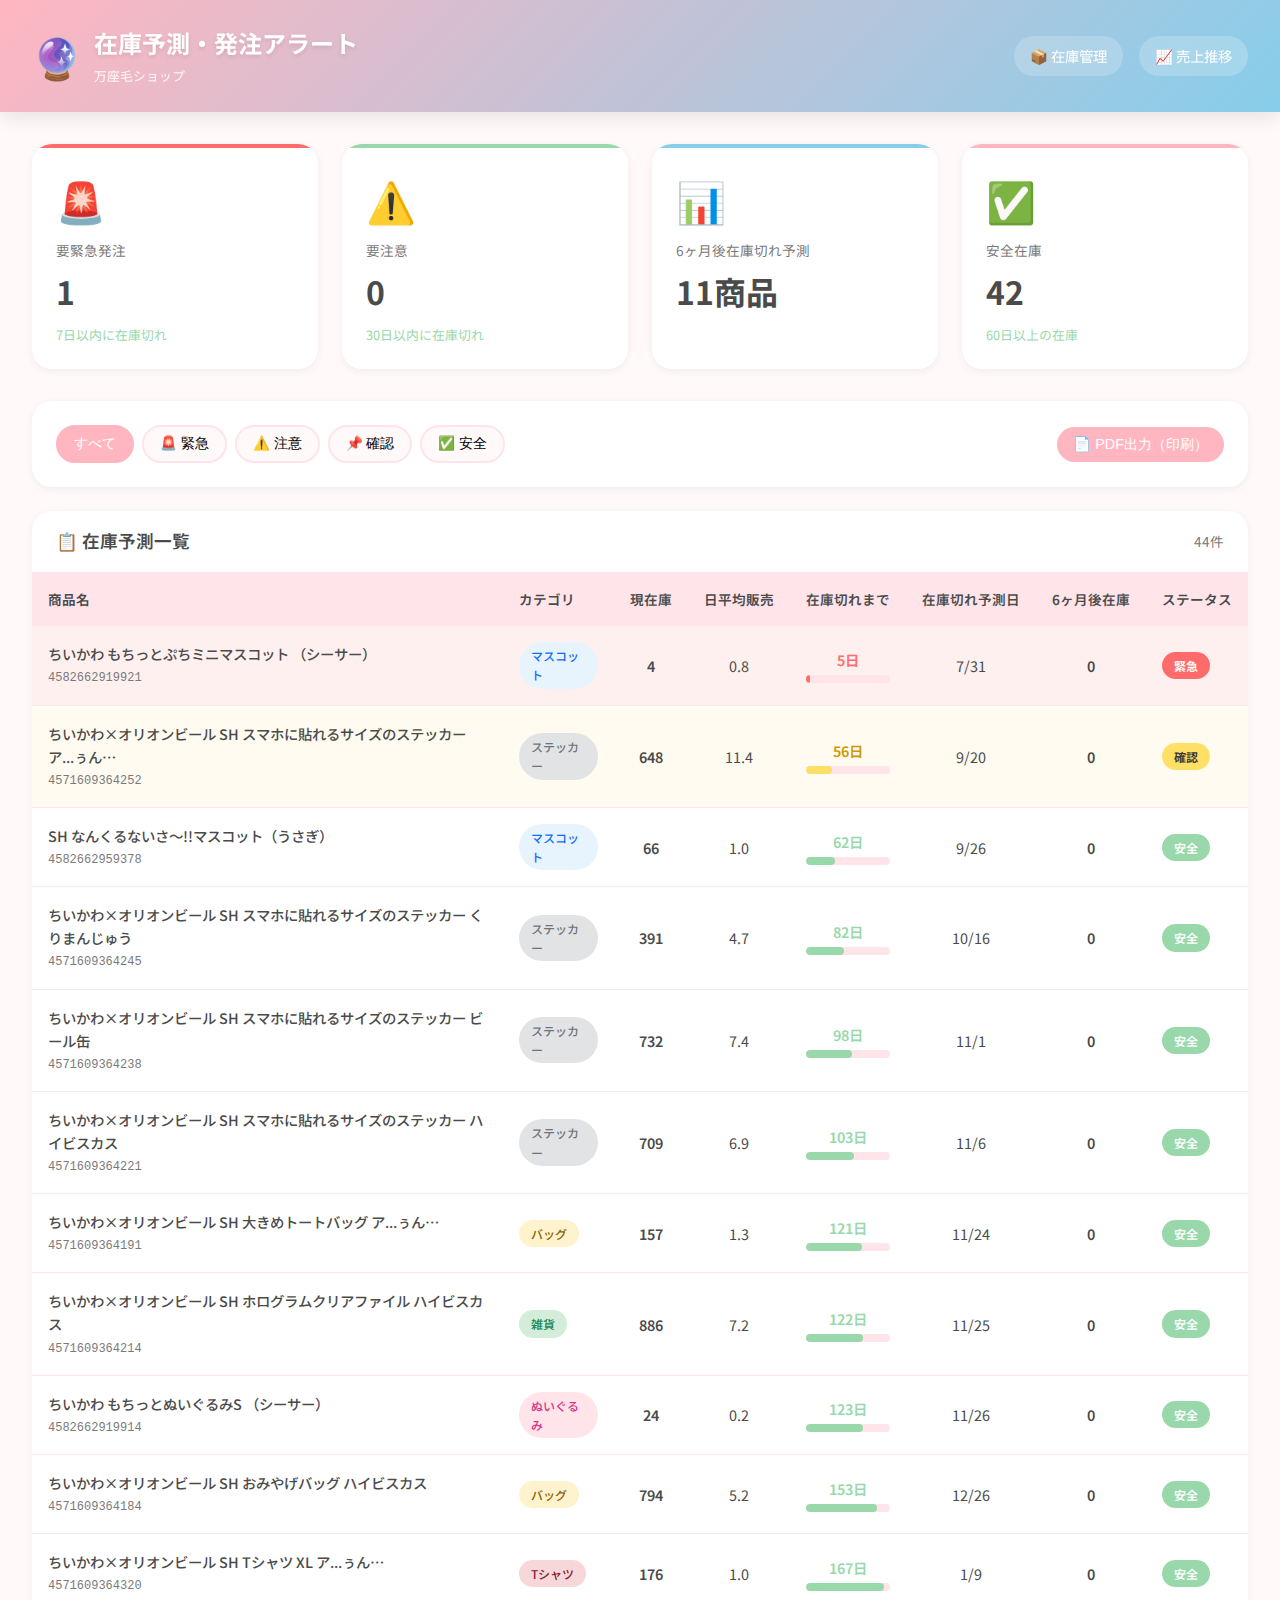
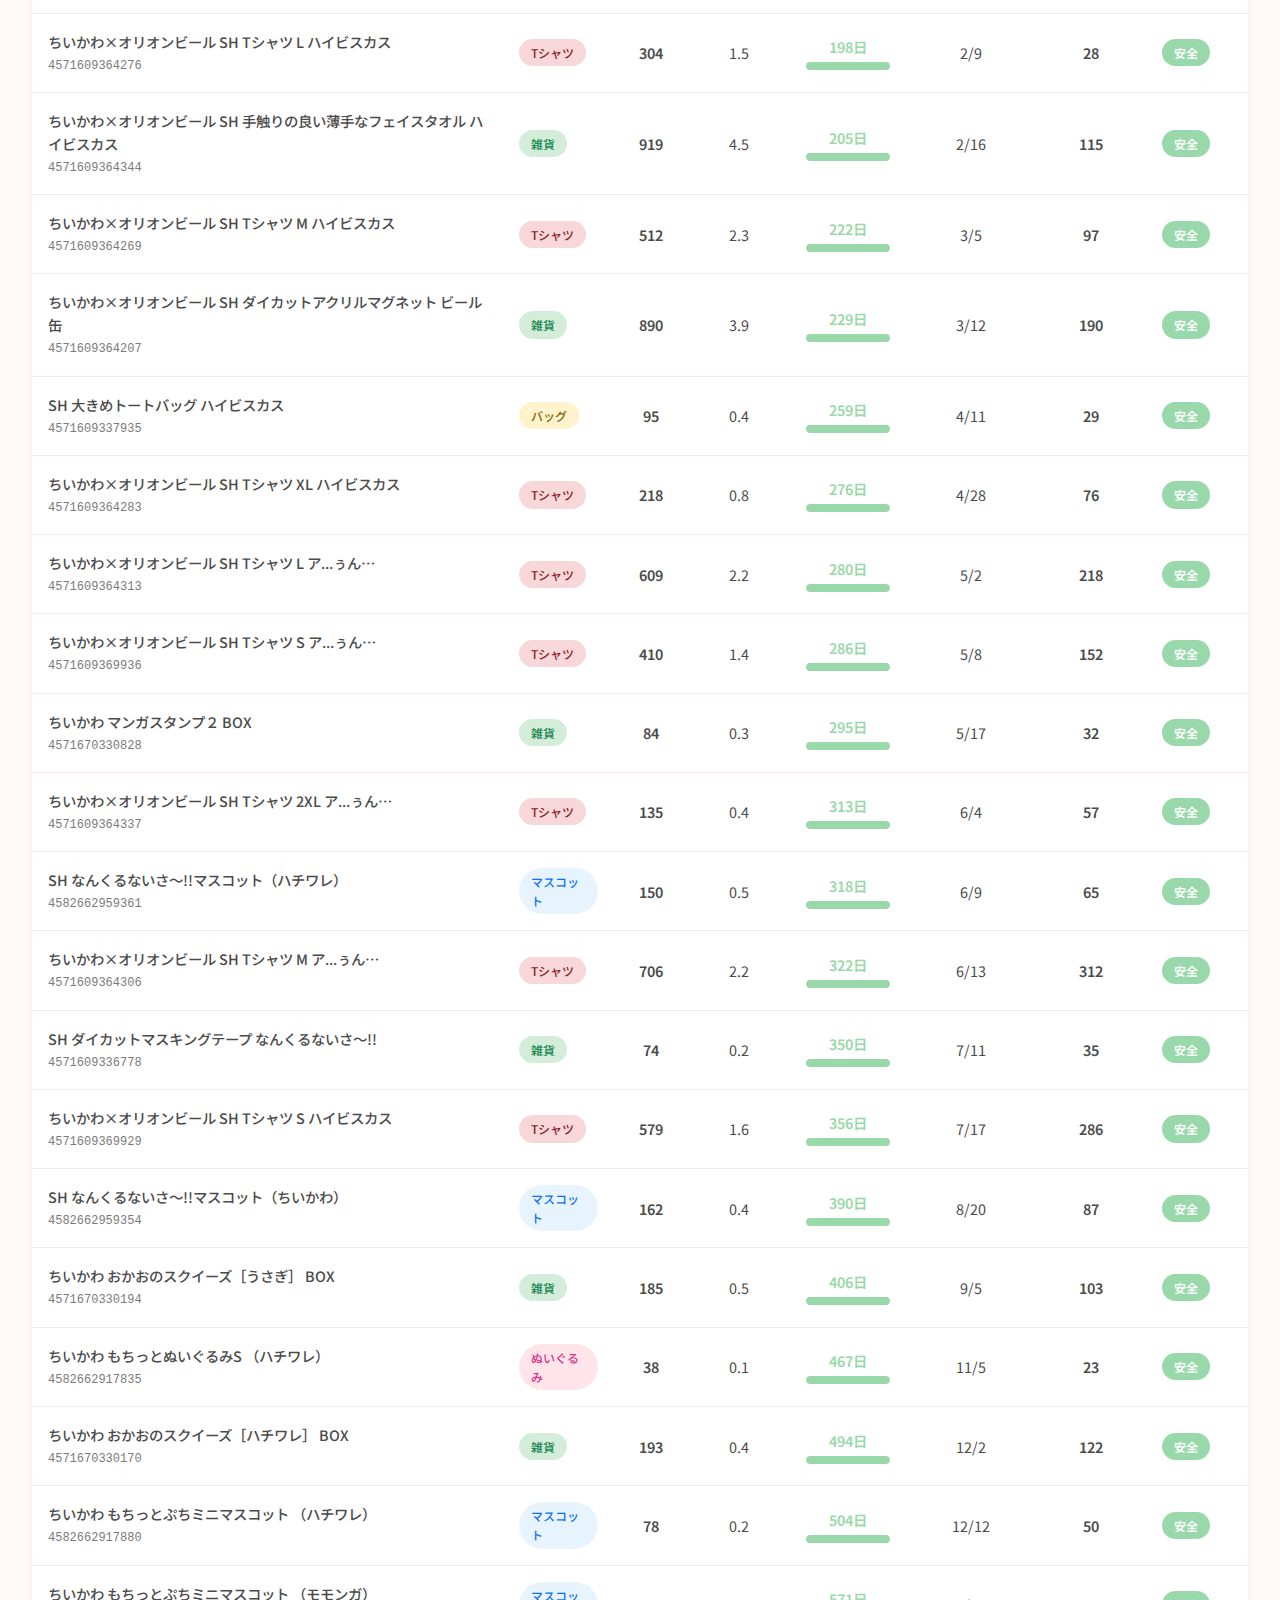
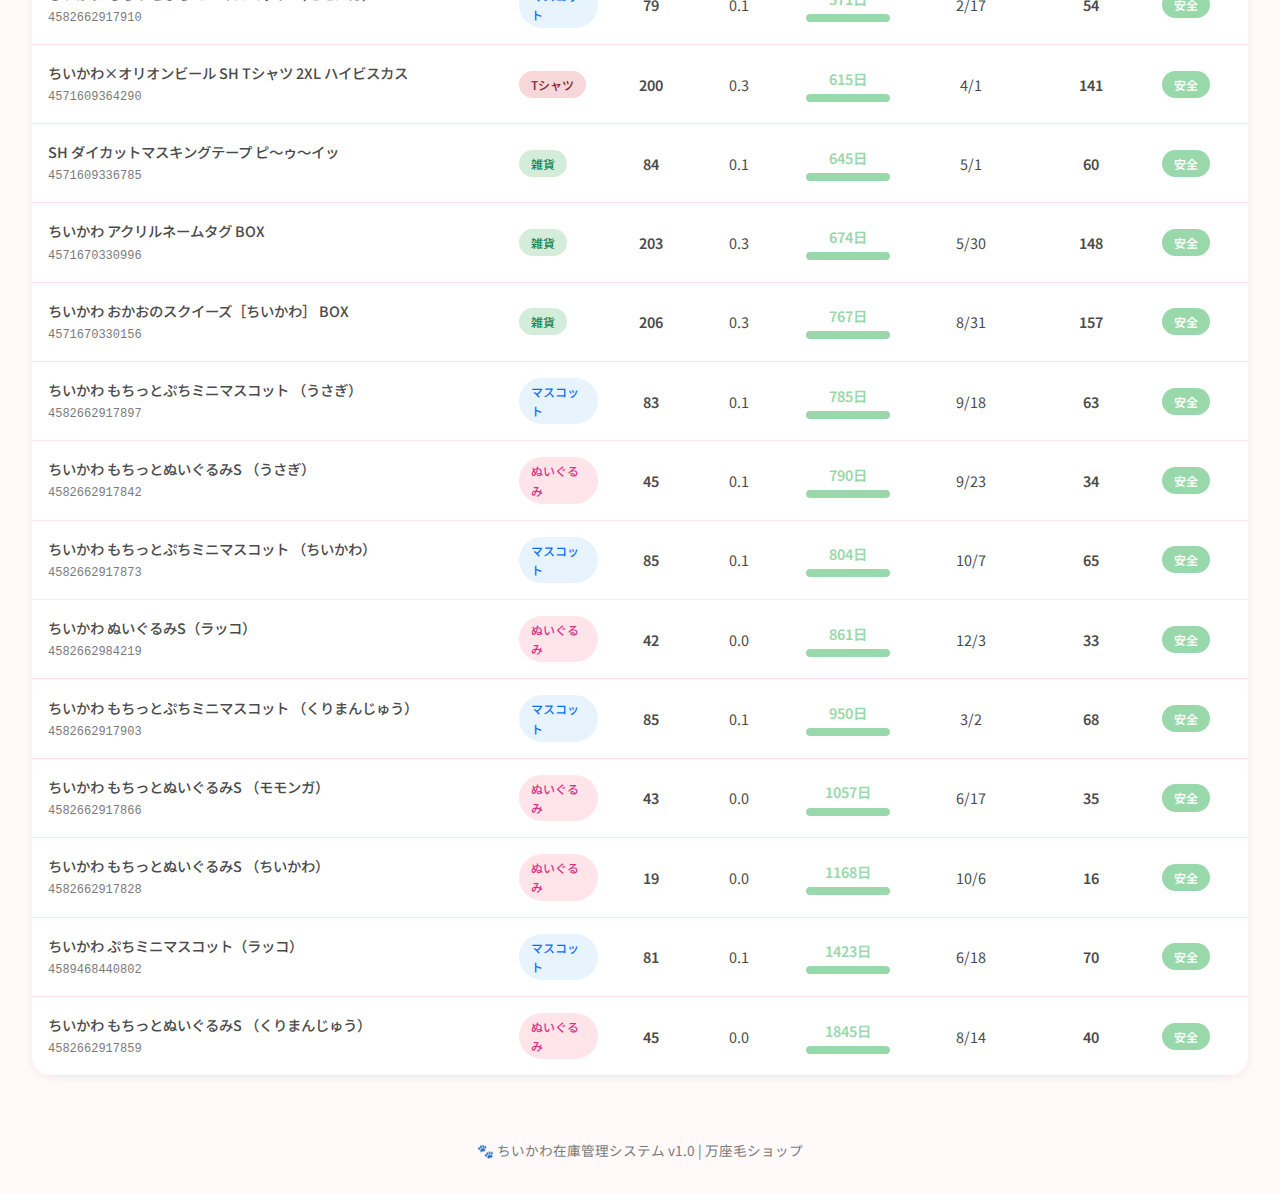
<file: forecast.html>
<!DOCTYPE html>
<html lang="ja">

<head>
    <meta charset="UTF-8">
    <meta name="viewport" content="width=device-width, initial-scale=1.0">
    <title>在庫予測・発注アラート | ちいかわ在庫管理システム</title>
    <link rel="stylesheet" href="style.css">
    <link href="https://fonts.googleapis.com/css2?family=Noto+Sans+JP:wght@400;500;600;700&display=swap"
        rel="stylesheet">
    <style>
        body {
            font-family: 'Noto Sans JP', sans-serif;
        }

        .nav-link {
            display: inline-flex;
            align-items: center;
            gap: 0.5rem;
            padding: 0.5rem 1rem;
            background: rgba(255, 255, 255, 0.2);
            border-radius: var(--radius-full);
            color: var(--text-light);
            text-decoration: none;
            font-size: 0.9rem;
            transition: var(--transition);
        }

        .nav-link:hover {
            background: rgba(255, 255, 255, 0.3);
        }

        .settings-panel {
            background: var(--bg-card);
            border-radius: var(--radius-lg);
            padding: 1.5rem;
            box-shadow: var(--shadow-sm);
            margin-bottom: 1.5rem;
            display: flex;
            flex-wrap: wrap;
            gap: 2rem;
            align-items: center;
        }

        .setting-group {
            display: flex;
            flex-direction: column;
            gap: 0.5rem;
        }

        .setting-group label {
            font-size: 0.85rem;
            color: var(--text-secondary);
        }

        .setting-group input {
            width: 80px;
            padding: 0.5rem;
            border: 2px solid var(--primary-light);
            border-radius: var(--radius-sm);
            font-size: 1rem;
            text-align: center;
        }

        .setting-group input:focus {
            outline: none;
            border-color: var(--primary);
        }

        .forecast-table td.status-critical {
            background: #FFCCCB !important;
        }

        .forecast-table tr.status-critical {
            background: #FFF0F0;
        }

        .forecast-table tr.status-warning {
            background: #FFF8E6;
        }

        .forecast-table tr.status-attention {
            background: #FFFBF0;
        }

        .status-badge {
            display: inline-block;
            padding: 0.25rem 0.75rem;
            border-radius: var(--radius-full);
            font-size: 0.75rem;
            font-weight: 600;
        }

        .status-badge.critical {
            background: var(--danger);
            color: white;
        }

        .status-badge.warning {
            background: #FFA500;
            color: white;
        }

        .status-badge.attention {
            background: var(--warning);
            color: #333;
        }

        .status-badge.good {
            background: var(--accent);
            color: white;
        }

        .status-badge.no_sales {
            background: #E0E0E0;
            color: #666;
        }

        .days-cell {
            font-weight: 600;
            text-align: center;
        }

        .days-cell.critical {
            color: var(--danger);
        }

        .days-cell.warning {
            color: #FFA500;
        }

        .days-cell.attention {
            color: #CC9900;
        }

        .days-cell.good {
            color: var(--accent);
        }

        .timeline-bar {
            height: 8px;
            background: var(--primary-light);
            border-radius: 4px;
            overflow: hidden;
            margin-top: 0.25rem;
        }

        .timeline-fill {
            height: 100%;
            border-radius: 4px;
        }

        .timeline-fill.critical {
            background: var(--danger);
        }

        .timeline-fill.warning {
            background: #FFA500;
        }

        .timeline-fill.attention {
            background: var(--warning);
        }

        .timeline-fill.good {
            background: var(--accent);
        }

        .reorder-now {
            animation: pulse 1s infinite;
        }

        @keyframes pulse {

            0%,
            100% {
                opacity: 1;
            }

            50% {
                opacity: 0.5;
            }
        }

        .filter-tabs {
            display: flex;
            gap: 0.5rem;
            flex-wrap: wrap;
        }

        .filter-tab {
            padding: 0.5rem 1rem;
            border: 2px solid var(--primary-light);
            border-radius: var(--radius-full);
            background: var(--bg-main);
            cursor: pointer;
            transition: var(--transition);
            font-size: 0.85rem;
        }

        .filter-tab:hover {
            background: var(--primary-light);
        }

        .filter-tab.active {
            background: var(--primary);
            border-color: var(--primary);
            color: white;
        }

        /* モバイル対応 */
        @media (max-width: 768px) {
            .settings-panel {
                flex-direction: column;
                gap: 1rem;
                padding: 1rem;
            }

            .setting-group {
                width: 100%;
                flex-direction: row;
                justify-content: space-between;
                align-items: center;
            }

            .filter-tabs {
                width: 100%;
                overflow-x: auto;
                flex-wrap: nowrap;
                padding-bottom: 0.5rem;
                -webkit-overflow-scrolling: touch;
            }

            .filter-tab {
                flex-shrink: 0;
                padding: 0.5rem 0.75rem;
                font-size: 0.8rem;
            }

            /* テーブルをカード形式に */
            .forecast-table thead {
                display: none;
            }

            .forecast-table tbody {
                display: flex;
                flex-direction: column;
                gap: 0.75rem;
            }

            /* カードスタイル */
            .forecast-table tbody tr {
                display: flex;
                flex-wrap: wrap;
                background: white;
                border-radius: 12px;
                padding: 1rem 1rem 0.5rem 1rem;
                box-shadow: 0 4px 6px -1px rgba(0, 0, 0, 0.1), 0 2px 4px -1px rgba(0, 0, 0, 0.06);
                border-left: 6px solid var(--primary);
                position: relative;
                /* バッジ配置用 */
                margin-bottom: 1rem;
            }

            .forecast-table tbody tr.status-critical {
                border-left-color: var(--danger);
            }

            .forecast-table tbody tr.status-warning {
                border-left-color: #FFA500;
            }

            .forecast-table tbody tr.status-attention {
                border-left-color: var(--warning);
            }

            .forecast-table tbody tr.status-good {
                border-left-color: var(--accent);
            }

            .forecast-table tbody td {
                border: none;
                padding: 0;
            }

            /* カード内レイアウト */
            /* カード内レイアウト */
            /* カード内レイアウト - 商品名エリア */
            .forecast-table tbody td:nth-child(1) {
                width: 100% !important;
                display: block !important;
                order: 1;
                margin-bottom: 0.5rem;
                padding-bottom: 0.5rem !important;
                border-bottom: 1px dashed #eee !important;
                text-align: left !important;
                padding-right: 80px !important;
                /* バッジ用スペース */
            }

            .forecast-table tbody td:nth-child(1) .product-name {
                display: flex !important;
                flex-direction: column !important;
                width: 100% !important;
            }

            .forecast-table tbody td:nth-child(1) .product-name .name {
                font-size: 1.05rem !important;
                font-weight: 700 !important;
                line-height: 1.4;
                color: #333;
                display: block !important;
                visibility: visible !important;
                opacity: 1 !important;
                margin-bottom: 0.25rem;
            }

            .forecast-table tbody td:nth-child(1) .product-name .jan {
                font-size: 0.75rem;
                color: #888;
                font-family: monospace;
                background: #f5f5f5;
                display: inline-block !important;
                padding: 2px 6px;
                border-radius: 4px;
                width: fit-content;
                margin-top: 0;
            }

            /* カテゴリ（非表示） */
            .forecast-table tbody td:nth-child(2) {
                display: none;
            }

            /* ステータスバッジ（右上に絶対配置） */
            .forecast-table tbody td:nth-child(8) {
                position: absolute;
                top: 1rem;
                right: 1rem;
                width: auto !important;
                order: 0;
                display: block !important;
                margin: 0 !important;
                padding: 0 !important;
            }

            .forecast-table tbody td:nth-child(8) .status-badge {
                font-size: 0.75rem;
                padding: 4px 10px;
                box-shadow: 0 2px 4px rgba(0, 0, 0, 0.1);
            }

            /* 数値データグリッド（中段） */
            .forecast-table tbody td:nth-child(3),
            .forecast-table tbody td:nth-child(4),
            .forecast-table tbody td:nth-child(5) {
                width: 32%;
                background: #f8fafc;
                padding: 0.75rem 0.25rem !important;
                border-radius: 8px;
                margin-bottom: 1rem;
                display: flex;
                flex-direction: column;
                align-items: center;
                justify-content: center;
                border: 1px solid #e2e8f0;
            }

            .forecast-table tbody td:nth-child(3) {
                order: 2;
                margin-right: 2%;
            }

            /* 現在庫 */
            .forecast-table tbody td:nth-child(4) {
                order: 3;
                margin-right: 2%;
            }

            /* 日平均 */
            .forecast-table tbody td:nth-child(5) {
                order: 4;
                margin-right: 0;
                background: #fff5f5;
                border-color: #fee2e2;
            }

            /* 数値強調 */
            .forecast-table tbody td:nth-child(3),
            .forecast-table tbody td:nth-child(4) {
                font-size: 1.1rem;
                font-weight: 600;
                color: #334155;
            }

            .forecast-table tbody td:nth-child(5) {
                font-size: 1.2rem;
                font-weight: 700;
                color: #ef4444;
            }

            /* ラベル */
            .forecast-table tbody td:nth-child(3)::before {
                content: '📦 現在庫';
            }

            .forecast-table tbody td:nth-child(4)::before {
                content: '📅 日平均';
            }

            .forecast-table tbody td:nth-child(5)::before {
                content: '⏳ 残り';
            }

            .forecast-table tbody td:nth-child(3)::before,
            .forecast-table tbody td:nth-child(4)::before,
            .forecast-table tbody td:nth-child(5)::before {
                display: block;
                font-size: 0.7rem;
                color: #64748b;
                font-weight: normal;
                margin-bottom: 0.25rem;
            }

            /* 在庫切れ予測日（下段） */
            .forecast-table tbody td:nth-child(6) {
                width: 100%;
                order: 5;
                background: #eff6ff;
                border: 1px solid #bfdbfe;
                border-radius: 8px;
                padding: 0.75rem !important;
                margin-bottom: 0.5rem;
                text-align: center !important;
                font-weight: bold;
                font-size: 1.1rem;
                color: #2563eb;
                display: flex;
                align-items: center;
                justify-content: center;
                gap: 0.5rem;
            }

            .forecast-table tbody td:nth-child(6)::before {
                content: '予測日:';
                font-size: 0.85rem;
                color: #64748b;
                font-weight: normal;
            }

            /* 6ヶ月後在庫は非表示 */
            .forecast-table tbody td:nth-child(7) {
                display: none;
            }

            .timeline-bar {
                display: none;
            }

            .days-cell {
                font-size: 1.2rem;
            }

            /* 印刷用スタイル */
            @media print {
                @page {
                    size: A4 landscape;
                    margin: 1cm;
                }

                body {
                    background: white;
                    font-size: 10pt;
                }

                .header,
                .footer,
                .settings-panel,
                .result-count,
                .nav-link {
                    display: none !important;
                }

                .dashboard {
                    display: none;
                }

                .main {
                    padding: 0;
                    max-width: none;
                }

                .table-container {
                    box-shadow: none;
                    border: none;
                }

                .table-title::after {
                    content: ' (在庫切れ予測日順)';
                    font-size: 0.9rem;
                    font-weight: normal;
                }

                .inventory-table {
                    width: 100%;
                    border-collapse: collapse;
                }

                .inventory-table th {
                    background-color: #f0f0f0 !important;
                    color: black !important;
                    border: 1px solid #ccc;
                }

                .inventory-table td {
                    border: 1px solid #ccc;
                }

                .inventory-table tr {
                    break-inside: avoid;
                }

                /* 印刷時は全て表示 */
                .forecast-table thead {
                    display: table-header-group !important;
                }

                .forecast-table tbody {
                    display: table-row-group !important;
                }

                .forecast-table tbody tr {
                    display: table-row !important;
                    background: white !important;
                    box-shadow: none !important;
                    border: 1px solid #ccc !important;
                    border-left: none !important;
                }

                .forecast-table tbody td {
                    display: table-cell !important;
                    width: auto !important;
                    text-align: left;
                    padding: 0.5rem !important;
                    border: 1px solid #ccc !important;
                }

                /* スマホ用擬似要素を非表示 */
                .forecast-table tbody td::before {
                    display: none !important;
                }

                /* 不要な要素非表示 */
                .timeline-bar,
                .status-badge {
                    /* ステータスバッジは文字だけ残すかどうか、今回はそのまま表示 */
                    border: 1px solid #ccc;
                    background: white !important;
                    color: black !important;
                }

                /* 印刷時も6ヶ月後在庫は表示したい場合 */
                .forecast-table tbody td:nth-child(7) {
                    display: table-cell !important;
                }
            }
    </style>
</head>

<body>
    <!-- ヘッダー -->
    <header class="header">
        <div class="header-content">
            <div class="logo">
                <span class="logo-icon">🔮</span>
                <div>
                    <h1>在庫予測・発注アラート</h1>
                    <span class="logo-subtitle">万座毛ショップ</span>
                </div>
            </div>
            <div class="header-info">
                <a href="index.html" class="nav-link">📦 在庫管理</a>
                <a href="sales.html" class="nav-link">📈 売上推移</a>
            </div>
        </div>
    </header>

    <!-- メインコンテンツ -->
    <main class="main">
        <!-- ダッシュボード -->
        <section class="dashboard">
            <div class="stat-card low">
                <div class="stat-icon">🚨</div>
                <div class="stat-label">要緊急発注</div>
                <div class="stat-value" id="criticalCount">-</div>
                <div class="stat-change">7日以内に在庫切れ</div>
            </div>
            <div class="stat-card categories">
                <div class="stat-icon">⚠️</div>
                <div class="stat-label">要注意</div>
                <div class="stat-value" id="warningCount">-</div>
                <div class="stat-change">30日以内に在庫切れ</div>
            </div>
            <div class="stat-card value">
                <div class="stat-icon">📊</div>
                <div class="stat-label">6ヶ月後在庫切れ予測</div>
                <div class="stat-value" id="stockoutIn6Months">-</div>
            </div>
            <div class="stat-card total">
                <div class="stat-icon">✅</div>
                <div class="stat-label">安全在庫</div>
                <div class="stat-value" id="safeCount">-</div>
                <div class="stat-change">60日以上の在庫</div>
            </div>
        </section>

        <!-- 設定パネル -->
        <section class="settings-panel">
            <div class="filter-tabs">
                <button class="filter-tab active" data-filter="all">すべて</button>
                <button class="filter-tab" data-filter="critical">🚨 緊急</button>
                <button class="filter-tab" data-filter="warning">⚠️ 注意</button>
                <button class="filter-tab" data-filter="attention">📌 確認</button>
                <button class="filter-tab" data-filter="good">✅ 安全</button>
            </div>
            <button class="nav-link" onclick="printForecast()"
                style="background:var(--primary);color:white;border:none;cursor:pointer;margin-left:auto;">📄
                PDF出力（印刷）</button>
        </section>

        <!-- 予測テーブル -->
        <section class="table-container">
            <div class="table-header">
                <h2 class="table-title">📋 在庫予測一覧</h2>
                <span class="result-count" id="resultCount">-件</span>
            </div>
            <table class="inventory-table forecast-table">
                <thead>
                    <tr>
                        <th>商品名</th>
                        <th>カテゴリ</th>
                        <th>現在庫</th>
                        <th>日平均販売</th>
                        <th>在庫切れまで</th>
                        <th>在庫切れ予測日</th>
                        <th>6ヶ月後在庫</th>
                        <th>ステータス</th>
                    </tr>
                </thead>
                <tbody id="forecastBody">
                    <tr>
                        <td colspan="8" class="loading">読み込み中...</td>
                    </tr>
                </tbody>
            </table>
        </section>
    </main>

    <!-- フッター -->
    <footer class="footer">
        <p>🐾 ちいかわ在庫管理システム v1.0 | 万座毛ショップ</p>
    </footer>

    <!-- スクリプト -->
    <script src="inventory_data.js"></script>
    <script src="forecast_data.js"></script>
    <script>
        let currentFilter = 'all';
        let forecasts = [];

        document.addEventListener('DOMContentLoaded', () => {
            // localStorageからの読み込みを廃止し、inventory_data.jsの値を直接使用
            updateForecasts();
            setupEventListeners();
        });

        function updateForecasts() {
            // 固定値を使用（リードタイム14日、安全在庫7日）
            const leadTime = 14;
            const safetyDays = 7;

            forecasts = getAllForecasts(leadTime, safetyDays);
            updateStats();
            renderTable();
        }

        function updateStats() {
            const critical = forecasts.filter(f => f.status === 'critical').length;
            const warning = forecasts.filter(f => f.status === 'warning').length;
            const attention = forecasts.filter(f => f.status === 'attention').length;
            const good = forecasts.filter(f => f.status === 'good' || f.status === 'no_sales').length;
            const stockoutIn6 = forecasts.filter(f => f.stock6MonthsLater === 0 && f.status !== 'no_sales').length;

            document.getElementById('criticalCount').textContent = critical;
            document.getElementById('warningCount').textContent = warning;
            document.getElementById('stockoutIn6Months').textContent = stockoutIn6 + '商品';
            document.getElementById('safeCount').textContent = good;
        }

        // 印刷（PDF保存）機能
        function printForecast() {
            // 在庫切れまでの日数で昇順ソート（日数が少ない順＝予測日が近い順）
            // Infinity（在庫切れしない）は最後に
            forecasts.sort((a, b) => {
                if (a.daysUntilStockout === b.daysUntilStockout) return 0;
                if (a.daysUntilStockout === Infinity) return 1;
                if (b.daysUntilStockout === Infinity) return -1;
                return a.daysUntilStockout - b.daysUntilStockout;
            });

            // テーブル再描画
            renderTable();

            // 少し待ってから印刷画面を表示
            setTimeout(() => {
                window.print();
            }, 100);
        }

        function renderTable() {
            const tbody = document.getElementById('forecastBody');

            let filtered = forecasts;
            if (currentFilter !== 'all') {
                filtered = forecasts.filter(f => f.status === currentFilter);
            }

            // ステータス優先度でソート（緊急 > 注意 > 確認 > 安全）
            const statusOrder = { critical: 0, warning: 1, attention: 2, good: 3, no_sales: 4 };
            filtered.sort((a, b) => {
                if (statusOrder[a.status] !== statusOrder[b.status]) {
                    return statusOrder[a.status] - statusOrder[b.status];
                }
                return a.daysUntilStockout - b.daysUntilStockout;
            });

            document.getElementById('resultCount').textContent = filtered.length + '件';

            if (filtered.length === 0) {
                tbody.innerHTML = '<tr><td colspan="9" class="empty-state"><div class="icon">📦</div><p>該当する商品がありません</p></td></tr>';
                return;
            }

            tbody.innerHTML = filtered.map(f => {
                const stockoutDateStr = f.stockoutDate ? formatDate(f.stockoutDate) : '-';
                const timelineWidth = Math.min(100, Math.max(5, (f.daysUntilStockout / 180) * 100));

                return `
          <tr class="status-${f.status}">
            <td>
              <div class="product-name">
                <span class="name">${escapeHtml(f.name)}</span>
                <span class="jan">${f.jan}</span>
              </div>
            </td>
            <td><span class="category-badge ${f.category}">${f.category}</span></td>
            <td style="text-align:center;font-weight:600;">${f.stock.toLocaleString()}</td>
            <td style="text-align:center;">${f.dailyAverage.toFixed(1)}</td>
            <td class="days-cell ${f.status}">
              ${f.daysUntilStockout === Infinity ? '∞' : f.daysUntilStockout + '日'}
              <div class="timeline-bar">
                <div class="timeline-fill ${f.status}" style="width:${timelineWidth}%"></div>
              </div>
            </td>
            <td class="stockout-date-cell" style="text-align:center;">${stockoutDateStr}</td>
            <td style="text-align:center;font-weight:600;">${f.stock6MonthsLater.toLocaleString()}</td>
            <td><span class="status-badge ${f.status}">${getStatusLabel(f.status)}</span></td>
          </tr>
        `;
            }).join('');
        }

        function getStatusLabel(status) {
            const labels = {
                critical: '緊急',
                warning: '注意',
                attention: '確認',
                good: '安全',
                no_sales: '販売なし'
            };
            return labels[status] || status;
        }

        function formatDate(date) {
            if (!date) return '-';
            const d = new Date(date);
            return `${d.getMonth() + 1}/${d.getDate()}`;
        }

        function escapeHtml(text) {
            const div = document.createElement('div');
            div.textContent = text;
            return div.innerHTML;
        }

        function setupEventListeners() {
            // 設定変更
            document.getElementById('leadTime').addEventListener('change', updateForecasts);
            document.getElementById('safetyDays').addEventListener('change', updateForecasts);

            // フィルタータブ
            document.querySelectorAll('.filter-tab').forEach(tab => {
                tab.addEventListener('click', () => {
                    document.querySelectorAll('.filter-tab').forEach(t => t.classList.remove('active'));
                    tab.classList.add('active');
                    currentFilter = tab.dataset.filter;
                    renderTable();
                });
            });
        }
    </script>
</body>

</html>
</file>
<file: style.css>
/* ちいかわ在庫管理システム - スタイルシート */

:root {
  /* ちいかわをイメージしたパステルカラー */
  --primary: #FFB6C1;
  /* ライトピンク */
  --primary-light: #FFE4E9;
  --primary-dark: #FF8FAB;
  --secondary: #87CEEB;
  /* スカイブルー */
  --secondary-light: #B8E2F2;
  --accent: #98D8AA;
  /* ミントグリーン */
  --accent-light: #C5E8D5;
  --warning: #FFE066;
  /* イエロー */
  --danger: #FF6B6B;
  /* レッド */
  --danger-light: #FFCCCB;

  --bg-main: #FFF9FA;
  --bg-card: #FFFFFF;
  --bg-header: linear-gradient(135deg, #FFB6C1 0%, #87CEEB 100%);

  --text-primary: #4A4A4A;
  --text-secondary: #7A7A7A;
  --text-light: #FFFFFF;

  --shadow-sm: 0 2px 8px rgba(0, 0, 0, 0.06);
  --shadow-md: 0 4px 20px rgba(0, 0, 0, 0.1);
  --shadow-lg: 0 8px 40px rgba(0, 0, 0, 0.12);

  --radius-sm: 8px;
  --radius-md: 12px;
  --radius-lg: 20px;
  --radius-full: 50px;

  --transition: all 0.3s cubic-bezier(0.4, 0, 0.2, 1);
}

* {
  margin: 0;
  padding: 0;
  box-sizing: border-box;
}

body {
  font-family: 'Segoe UI', 'Hiragino Sans', 'Meiryo', sans-serif;
  background: var(--bg-main);
  color: var(--text-primary);
  line-height: 1.6;
  min-height: 100vh;
}

/* ヘッダー */
.header {
  background: var(--bg-header);
  padding: 1.5rem 2rem;
  box-shadow: var(--shadow-md);
  position: sticky;
  top: 0;
  z-index: 100;
}

.header-content {
  max-width: 1400px;
  margin: 0 auto;
  display: flex;
  align-items: center;
  justify-content: space-between;
  gap: 2rem;
}

.logo {
  display: flex;
  align-items: center;
  gap: 0.75rem;
}

.logo-icon {
  font-size: 2.5rem;
  animation: bounce 2s infinite;
}

@keyframes bounce {

  0%,
  100% {
    transform: translateY(0);
  }

  50% {
    transform: translateY(-5px);
  }
}

.logo h1 {
  font-size: 1.5rem;
  color: var(--text-light);
  font-weight: 700;
  text-shadow: 0 2px 4px rgba(0, 0, 0, 0.1);
}

.logo-subtitle {
  font-size: 0.8rem;
  color: rgba(255, 255, 255, 0.9);
  font-weight: 400;
}

.header-info {
  display: flex;
  align-items: center;
  gap: 1rem;
  color: var(--text-light);
  font-size: 0.9rem;
}

/* メインコンテンツ */
.main {
  max-width: 1400px;
  margin: 0 auto;
  padding: 2rem;
}

/* ダッシュボードカード */
.dashboard {
  display: grid;
  grid-template-columns: repeat(auto-fit, minmax(250px, 1fr));
  gap: 1.5rem;
  margin-bottom: 2rem;
}

.stat-card {
  background: var(--bg-card);
  border-radius: var(--radius-lg);
  padding: 1.5rem;
  box-shadow: var(--shadow-sm);
  transition: var(--transition);
  position: relative;
  overflow: hidden;
}

.stat-card::before {
  content: '';
  position: absolute;
  top: 0;
  left: 0;
  width: 100%;
  height: 4px;
  background: var(--primary);
}

.stat-card:hover {
  transform: translateY(-4px);
  box-shadow: var(--shadow-md);
}

.stat-card.total::before {
  background: var(--primary);
}

.stat-card.value::before {
  background: var(--secondary);
}

.stat-card.low::before {
  background: var(--danger);
}

.stat-card.categories::before {
  background: var(--accent);
}

.stat-icon {
  font-size: 2.5rem;
  margin-bottom: 0.5rem;
}

.stat-label {
  font-size: 0.85rem;
  color: var(--text-secondary);
  margin-bottom: 0.25rem;
}

.stat-value {
  font-size: 2rem;
  font-weight: 700;
  color: var(--text-primary);
}

.stat-change {
  font-size: 0.8rem;
  color: var(--accent);
  margin-top: 0.5rem;
}

/* コントロールパネル */
.controls {
  background: var(--bg-card);
  border-radius: var(--radius-lg);
  padding: 1.5rem;
  box-shadow: var(--shadow-sm);
  margin-bottom: 2rem;
  display: flex;
  flex-wrap: wrap;
  gap: 1rem;
  align-items: center;
}

.search-box {
  flex: 1;
  min-width: 250px;
  position: relative;
}

.search-box input {
  width: 100%;
  padding: 0.75rem 1rem 0.75rem 3rem;
  border: 2px solid var(--primary-light);
  border-radius: var(--radius-full);
  font-size: 1rem;
  transition: var(--transition);
  background: var(--bg-main);
}

.search-box input:focus {
  outline: none;
  border-color: var(--primary);
  box-shadow: 0 0 0 4px var(--primary-light);
}

.search-box::before {
  content: '🔍';
  position: absolute;
  left: 1rem;
  top: 50%;
  transform: translateY(-50%);
  font-size: 1.2rem;
}

.filter-group {
  display: flex;
  gap: 0.5rem;
  flex-wrap: wrap;
}

.filter-btn {
  padding: 0.5rem 1rem;
  border: 2px solid var(--primary-light);
  border-radius: var(--radius-full);
  background: var(--bg-main);
  color: var(--text-primary);
  font-size: 0.85rem;
  cursor: pointer;
  transition: var(--transition);
}

.filter-btn:hover {
  background: var(--primary-light);
}

.filter-btn.active {
  background: var(--primary);
  border-color: var(--primary);
  color: var(--text-light);
}

.stock-filter {
  display: flex;
  align-items: center;
  gap: 0.5rem;
}

.stock-filter label {
  font-size: 0.85rem;
  color: var(--text-secondary);
}

.toggle-switch {
  position: relative;
  width: 50px;
  height: 26px;
}

.toggle-switch input {
  display: none;
}

.toggle-slider {
  position: absolute;
  inset: 0;
  background: var(--primary-light);
  border-radius: var(--radius-full);
  cursor: pointer;
  transition: var(--transition);
}

.toggle-slider::before {
  content: '';
  position: absolute;
  width: 20px;
  height: 20px;
  left: 3px;
  top: 3px;
  background: white;
  border-radius: 50%;
  transition: var(--transition);
  box-shadow: var(--shadow-sm);
}

.toggle-switch input:checked+.toggle-slider {
  background: var(--danger);
}

.toggle-switch input:checked+.toggle-slider::before {
  transform: translateX(24px);
}

/* テーブルコンテナ */
.table-container {
  background: var(--bg-card);
  border-radius: var(--radius-lg);
  box-shadow: var(--shadow-sm);
  overflow: hidden;
}

.table-header {
  padding: 1rem 1.5rem;
  border-bottom: 1px solid var(--primary-light);
  display: flex;
  justify-content: space-between;
  align-items: center;
}

.table-title {
  font-size: 1.1rem;
  font-weight: 600;
  display: flex;
  align-items: center;
  gap: 0.5rem;
}

.result-count {
  font-size: 0.85rem;
  color: var(--text-secondary);
}

/* テーブル */
.inventory-table {
  width: 100%;
  border-collapse: collapse;
}

.inventory-table th {
  background: var(--primary-light);
  padding: 1rem;
  text-align: left;
  font-weight: 600;
  font-size: 0.85rem;
  color: var(--text-primary);
  cursor: pointer;
  transition: var(--transition);
  white-space: nowrap;
}

.inventory-table th:hover {
  background: var(--primary);
  color: var(--text-light);
}

.inventory-table th .sort-icon {
  margin-left: 0.5rem;
  opacity: 0.5;
}

.inventory-table th.sorted .sort-icon {
  opacity: 1;
}

.inventory-table td {
  padding: 1rem;
  border-bottom: 1px solid var(--primary-light);
  font-size: 0.9rem;
}

.inventory-table tbody tr {
  transition: var(--transition);
}

.inventory-table tbody tr:hover {
  background: var(--primary-light);
}

.inventory-table tbody tr.low-stock {
  background: var(--danger-light);
}

.inventory-table tbody tr.low-stock:hover {
  background: #FFBABA;
}

/* 商品名セル */
.product-name {
  display: flex;
  flex-direction: column;
  gap: 0.25rem;
}

.product-name .name {
  font-weight: 500;
}

.product-name .jan {
  font-size: 0.75rem;
  color: var(--text-secondary);
  font-family: monospace;
}

/* カテゴリバッジ */
.category-badge {
  display: inline-block;
  padding: 0.25rem 0.75rem;
  border-radius: var(--radius-full);
  font-size: 0.75rem;
  font-weight: 500;
}

.category-badge.ぬいぐるみ {
  background: #FFE4E9;
  color: #D63384;
}

.category-badge.マスコット {
  background: #E8F4FD;
  color: #0D6EFD;
}

.category-badge.雑貨 {
  background: #D4EDDA;
  color: #198754;
}

.category-badge.バッグ {
  background: #FFF3CD;
  color: #856404;
}

.category-badge.ステッカー {
  background: #E2E3E5;
  color: #6C757D;
}

.category-badge.Tシャツ {
  background: #F8D7DA;
  color: #842029;
}

/* 在庫数 */
.stock-cell {
  font-weight: 600;
}

.stock-cell.low {
  color: var(--danger);
}

.stock-cell.warning {
  color: #E67700;
}

.stock-cell.good {
  color: var(--accent);
}

/* 価格 */
.price-cell {
  text-align: right;
  font-family: 'Consolas', monospace;
}

/* レスポンシブ - タブレット */
@media (max-width: 1024px) {
  .header-content {
    flex-direction: column;
    text-align: center;
    gap: 1rem;
  }

  .header-info {
    flex-wrap: wrap;
    justify-content: center;
  }

  .dashboard {
    grid-template-columns: repeat(2, 1fr);
  }
}

/* レスポンシブ - スマートフォン */
@media (max-width: 768px) {
  .header {
    padding: 1rem;
  }

  .logo-icon {
    font-size: 2rem;
  }

  .logo h1 {
    font-size: 1.2rem;
  }

  .header-info {
    gap: 0.5rem;
  }

  .header-info>span {
    display: none;
  }

  .nav-link {
    padding: 0.5rem 0.75rem;
    font-size: 0.8rem;
  }

  .main {
    padding: 1rem;
  }

  .dashboard {
    grid-template-columns: repeat(2, 1fr);
    gap: 0.75rem;
  }

  .stat-card {
    padding: 1rem;
  }

  .stat-icon {
    font-size: 1.75rem;
  }

  .stat-value {
    font-size: 1.4rem;
  }

  .stat-label {
    font-size: 0.75rem;
  }

  .controls {
    flex-direction: column;
    align-items: stretch;
    padding: 1rem;
    gap: 0.75rem;
  }

  .search-box {
    min-width: unset;
  }

  .search-box input {
    padding: 0.75rem 1rem 0.75rem 2.5rem;
    font-size: 16px;
    /* iOS zoom prevention */
  }

  .search-box::before {
    left: 0.75rem;
    font-size: 1rem;
  }

  .filter-group {
    justify-content: flex-start;
    overflow-x: auto;
    flex-wrap: nowrap;
    padding-bottom: 0.5rem;
    -webkit-overflow-scrolling: touch;
  }

  .filter-btn {
    flex-shrink: 0;
    padding: 0.5rem 0.75rem;
    font-size: 0.8rem;
  }

  .stock-filter {
    justify-content: space-between;
    width: 100%;
  }

  /* テーブルヘッダー */
  .table-header {
    flex-direction: column;
    gap: 0.75rem;
    padding: 1rem;
    align-items: stretch;
  }

  .table-header>div {
    flex-wrap: wrap;
    justify-content: center !important;
  }

  .download-btn,
  .history-btn {
    padding: 0.5rem 0.75rem;
    font-size: 0.8rem;
  }

  /* テーブルをカード形式に変換 */
  .table-container {
    overflow: visible;
    background: transparent;
    box-shadow: none;
  }

  .inventory-table {
    display: block;
  }

  .inventory-table thead {
    display: none;
  }

  .inventory-table tbody {
    display: flex;
    flex-direction: column;
    gap: 0.75rem;
  }

  .inventory-table tbody tr {
    display: flex;
    flex-wrap: wrap;
    background: var(--bg-card);
    border-radius: var(--radius-md);
    padding: 1rem;
    box-shadow: var(--shadow-sm);
    border-left: 4px solid var(--primary);
  }

  .inventory-table tbody tr.low-stock {
    border-left-color: var(--danger);
  }

  .inventory-table tbody td {
    border: none;
    padding: 0.25rem 0;
  }

  /* カード内レイアウト */
  .inventory-table tbody td:nth-child(1) {
    /* No */
    display: none;
  }

  .inventory-table tbody td:nth-child(2) {
    /* 商品名 */
    width: 100%;
    order: 1;
    margin-bottom: 0.5rem;
  }

  .inventory-table tbody td:nth-child(2) .product-name .name {
    font-size: 0.95rem;
    line-height: 1.4;
  }

  .inventory-table tbody td:nth-child(3) {
    /* カテゴリ */
    order: 2;
    margin-right: auto;
  }

  .inventory-table tbody td:nth-child(4) {
    /* 在庫数 */
    order: 3;
    font-size: 1.1rem;
  }

  .inventory-table tbody td:nth-child(4)::before {
    content: '在庫: ';
    font-weight: normal;
    color: var(--text-secondary);
    font-size: 0.8rem;
  }

  .inventory-table tbody td:nth-child(5),
  .inventory-table tbody td:nth-child(6) {
    /* 仕入価格・売価 */
    display: none;
  }

  .inventory-table tbody td:nth-child(7) {
    /* 在庫金額 */
    width: 100%;
    order: 4;
    text-align: left;
    margin-top: 0.5rem;
    padding-top: 0.5rem;
    border-top: 1px solid var(--primary-light);
    font-size: 0.85rem;
    color: var(--text-secondary);
  }

  .inventory-table tbody td:nth-child(7)::before {
    content: '在庫金額: ';
  }

  .inventory-table tbody td:nth-child(8) {
    /* 操作 */
    order: 5;
    margin-left: auto;
    margin-top: -2rem;
  }

  .add-stock-btn {
    padding: 0.5rem 1rem;
    font-size: 0.85rem;
  }

  /* グラフカード */
  .chart-grid {
    grid-template-columns: 1fr !important;
    gap: 1rem;
  }

  .chart-card {
    padding: 1rem;
  }

  .chart-container {
    height: 250px !important;
  }

  /* 月別タブ */
  .month-tabs,
  .period-tabs {
    overflow-x: auto;
    flex-wrap: nowrap !important;
    padding-bottom: 0.5rem;
    -webkit-overflow-scrolling: touch;
  }

  .month-tab,
  .period-tab {
    flex-shrink: 0;
    padding: 0.6rem 1rem;
    font-size: 0.85rem;
  }

  /* サマリーボックス */
  .summary-box {
    flex-direction: row;
    padding: 0.75rem;
    gap: 0.5rem;
  }

  .summary-item .label {
    font-size: 0.7rem;
  }

  .summary-item .value {
    font-size: 1rem;
  }

  /* モーダル */
  .modal-content {
    width: 95%;
    max-width: none;
    margin: 1rem;
  }

  .modal-body {
    padding: 1rem;
  }

  .modal-input {
    font-size: 16px;
    /* iOS zoom prevention */
  }

  /* フッター */
  .footer {
    padding: 1.5rem 1rem;
    font-size: 0.8rem;
  }
}

/* 超小型スマホ */
@media (max-width: 375px) {
  .dashboard {
    grid-template-columns: 1fr;
  }

  .stat-card {
    display: flex;
    align-items: center;
    gap: 1rem;
    padding: 0.75rem 1rem;
  }

  .stat-icon {
    font-size: 1.5rem;
    margin-bottom: 0;
  }

  .stat-card>div:last-child {
    flex: 1;
  }

  .filter-btn {
    padding: 0.4rem 0.6rem;
    font-size: 0.75rem;
  }
}

/* ローディング */
.loading {
  display: flex;
  align-items: center;
  justify-content: center;
  padding: 3rem;
  color: var(--text-secondary);
}

.loading::before {
  content: '';
  width: 30px;
  height: 30px;
  border: 3px solid var(--primary-light);
  border-top-color: var(--primary);
  border-radius: 50%;
  animation: spin 1s linear infinite;
  margin-right: 1rem;
}

@keyframes spin {
  to {
    transform: rotate(360deg);
  }
}

/* 空状態 */
.empty-state {
  text-align: center;
  padding: 3rem;
  color: var(--text-secondary);
}

.empty-state .icon {
  font-size: 3rem;
  margin-bottom: 1rem;
}

/* ツールチップ */
[data-tooltip] {
  position: relative;
  cursor: help;
}

[data-tooltip]::after {
  content: attr(data-tooltip);
  position: absolute;
  bottom: 100%;
  left: 50%;
  transform: translateX(-50%);
  background: var(--text-primary);
  color: white;
  padding: 0.5rem 0.75rem;
  border-radius: var(--radius-sm);
  font-size: 0.75rem;
  white-space: nowrap;
  opacity: 0;
  visibility: hidden;
  transition: var(--transition);
}

[data-tooltip]:hover::after {
  opacity: 1;
  visibility: visible;
}

/* フッター */
.footer {
  text-align: center;
  padding: 2rem;
  color: var(--text-secondary);
  font-size: 0.85rem;
}
</file>
